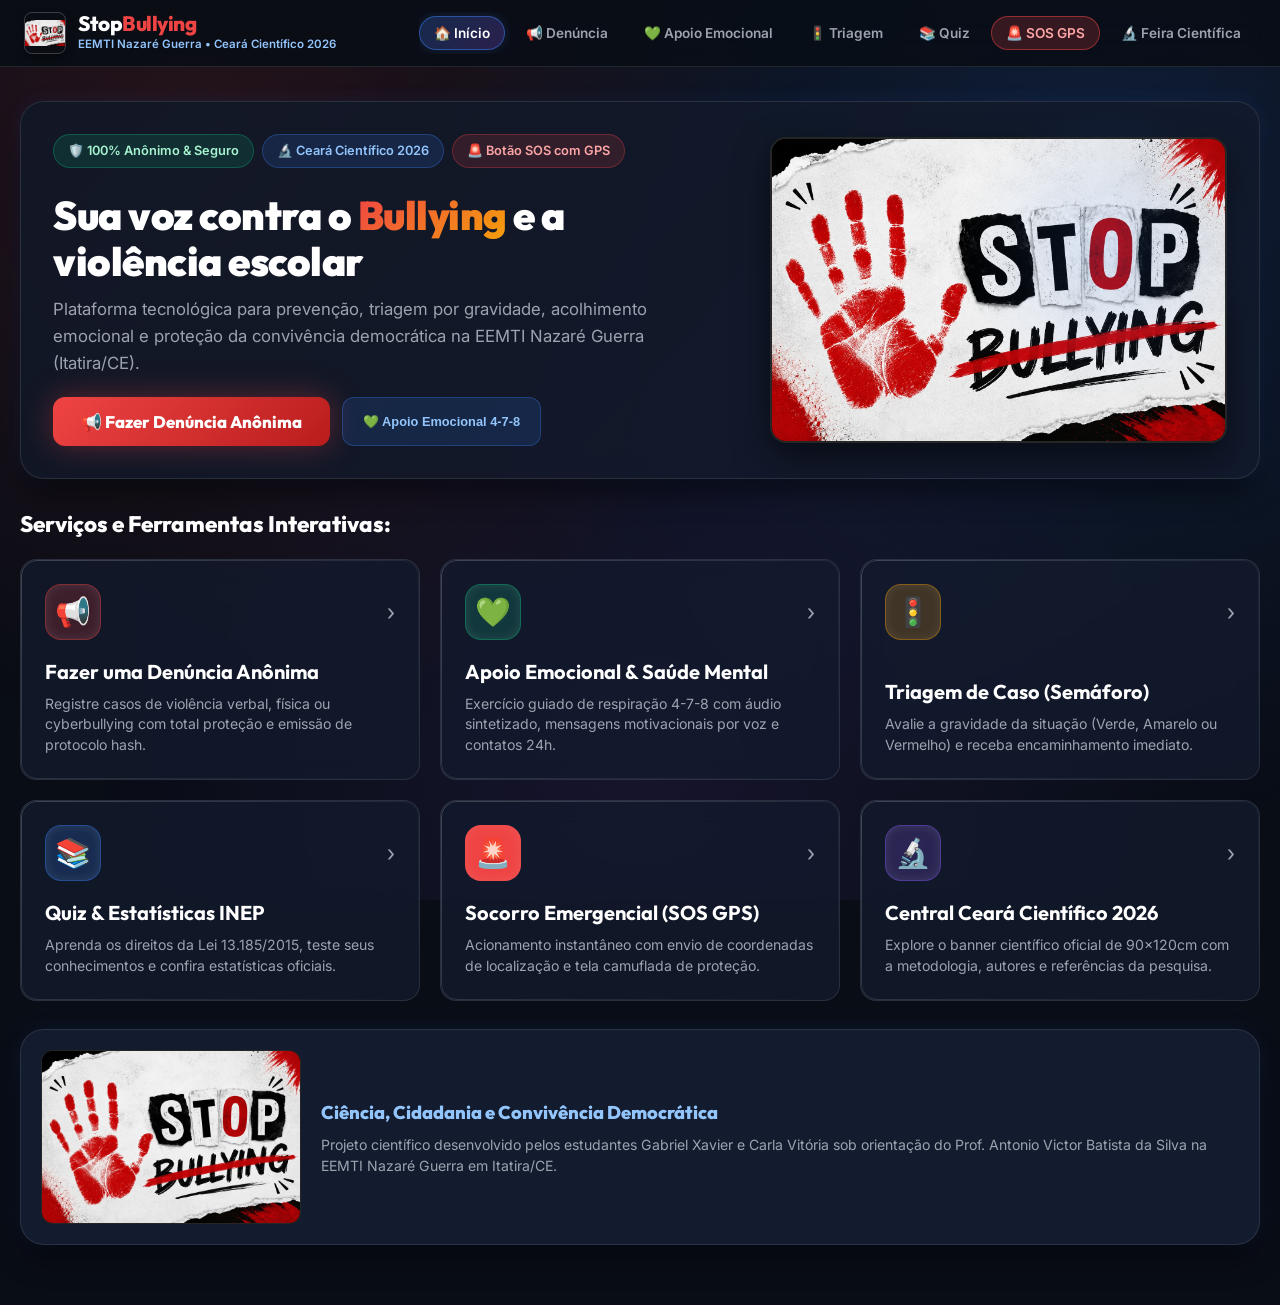
<file: index.html>
<!DOCTYPE html>
<html lang="pt-BR">

<head>
  <meta charset="UTF-8">
  <meta name="viewport" content="width=device-width, initial-scale=1.0">
  <title>StopBullying — EEMTI Nazaré Guerra | Ceará Científico 2026</title>

  <meta name="description"
    content="Plataforma PWA responsiva para denúncia anônima, apoio emocional, triagem por semáforo, quiz educativo e socorro emergencial com GPS. Projeto científico da EEMTI Nazaré Guerra (Itatira/CE).">
  <meta name="theme-color" content="#090d16">
  <link rel="manifest" href="manifest.json">
  <link rel="icon" type="image/jpeg" href="Stop Bullying.jpeg">

  <link rel="stylesheet" href="styles.css">
</head>

<body>

  <!-- GLOW BACKGROUND EFFECT -->
  <div class="bg-glow"></div>

  <!-- SITE GLASS NAVBAR (RESPONSIVA) -->
  <header class="site-navbar">
    <div class="navbar-container">
      <a href="#" class="brand-badge" data-target-view="home">
        <img src="Stop Bullying.jpeg" alt="Logo StopBullying">
        <div class="brand-text-group">
          <div class="brand-title">Stop<span>Bullying</span></div>
          <span class="brand-tag">EEMTI Nazaré Guerra • Ceará Científico 2026</span>
        </div>
      </a>

      <!-- MENU DE NAVEGAÇÃO ENTRE MÓDULOS -->
      <nav class="nav-menu">
        <button class="nav-link active" data-target-view="home">🏠 Início</button>
        <button class="nav-link" data-target-view="denuncia">📢 Denúncia</button>
        <button class="nav-link" data-target-view="apoio">💚 Apoio Emocional</button>
        <button class="nav-link" data-target-view="triagem">🚦 Triagem</button>
        <button class="nav-link" data-target-view="quiz">📚 Quiz</button>
        <button class="nav-link nav-link-sos" data-target-view="sos">🚨 SOS GPS</button>
        <button class="nav-link" data-target-view="ceara">🔬 Feira Científica</button>
      </nav>
    </div>
  </header>

  <!-- MAIN CONTAINER (LAYOUT FLUIDO RESPONSIVO) -->
  <main class="app-container">

    <!-- BANNER DE INSTALAÇÃO PWA DINÂMICO -->
    <div id="pwa-install-container" class="pwa-install-banner" style="display: none;">
      <div style="display: flex; align-items: center; gap: 10px;">
        <span style="font-size: 1.5rem;">📲</span>
        <div>
          <strong style="font-size: 0.95rem; color: #fff;">Instalar Aplicativo PWA StopBullying</strong>
          <p style="font-size: 0.8rem; color: #E3F2FD;">Adicione ao seu computador ou smartphone para usar offline
            durante a feira</p>
        </div>
      </div>
      <button id="btn-pwa-install" class="pwa-install-btn">Instalar Agora</button>
    </div>

    <!-- ==================================================== -->
    <!-- MÓDULO 1: HOMEPAGE / HERO SECTION & MENU GRID -->
    <!-- ==================================================== -->
    <section id="view-home" class="module-view active"
      style="background: transparent; border: none; padding: 0; box-shadow: none;">

      <!-- HERO BANNER SECTION -->
      <div class="hero-section">
        <div class="hero-grid">
          <div class="hero-content">
            <div class="hero-tags-row">
              <span class="hero-tag tag-green">🛡️ 100% Anônimo & Seguro</span>
              <span class="hero-tag">🔬 Ceará Científico 2026</span>
              <span class="hero-tag tag-red">🚨 Botão SOS com GPS</span>
            </div>
            <h1>Sua voz contra o <span>Bullying</span> e a violência escolar</h1>
            <p class="hero-subtitle">Plataforma tecnológica para prevenção, triagem por gravidade, acolhimento emocional
              e proteção da convivência democrática na EEMTI Nazaré Guerra (Itatira/CE).</p>

            <div style="display: flex; gap: 12px; flex-wrap: wrap;">
              <button class="primary-action-btn" style="width: auto; padding: 14px 28px;" data-target-view="denuncia">
                📢 Fazer Denúncia Anônima
              </button>
              <button class="speech-btn" style="padding: 14px 20px; font-weight: 700; border-radius: var(--radius-md);"
                data-target-view="apoio">
                💚 Apoio Emocional 4-7-8
              </button>
            </div>
          </div>

          <div class="hero-banner-box">
            <img src="Stop Bullying.jpeg" alt="Banner Oficial Stop Bullying" class="hero-banner-img">
          </div>
        </div>
      </div>

      <!-- CARDS DE MÓDULOS (GRID RESPONSIVO) -->
      <h2
        style="font-family: var(--font-display); font-size: 1.4rem; font-weight: 800; margin-bottom: 16px; color: #fff;">
        Serviços e Ferramentas Interativas:
      </h2>

      <div class="modules-grid">

        <a href="#" class="module-card-btn btn-red" data-target-view="denuncia">
          <div class="card-header-row">
            <div class="card-icon-box">📢</div>
            <span class="card-arrow">›</span>
          </div>
          <div class="card-body">
            <h3>Fazer uma Denúncia Anônima</h3>
            <p>Registre casos de violência verbal, física ou cyberbullying com total proteção e emissão de protocolo
              hash.</p>
          </div>
        </a>

        <a href="#" class="module-card-btn btn-green" data-target-view="apoio">
          <div class="card-header-row">
            <div class="card-icon-box">💚</div>
            <span class="card-arrow">›</span>
          </div>
          <div class="card-body">
            <h3>Apoio Emocional & Saúde Mental</h3>
            <p>Exercício guiado de respiração 4-7-8 com áudio sintetizado, mensagens motivacionais por voz e contatos
              24h.</p>
          </div>
        </a>

        <a href="#" class="module-card-btn btn-yellow" data-target-view="triagem">
          <div class="card-header-row">
            <div class="card-icon-box">🚦</div>
            <span class="card-arrow">›</span>
          </div>
          <div class="card-body">
            <h3>Triagem de Caso (Semáforo)</h3>
            <p>Avalie a gravidade da situação (Verde, Amarelo ou Vermelho) e receba encaminhamento imediato.</p>
          </div>
        </a>

        <a href="#" class="module-card-btn btn-blue" data-target-view="quiz">
          <div class="card-header-row">
            <div class="card-icon-box">📚</div>
            <span class="card-arrow">›</span>
          </div>
          <div class="card-body">
            <h3>Quiz & Estatísticas INEP</h3>
            <p>Aprenda os direitos da Lei 13.185/2015, teste seus conhecimentos e confira estatísticas oficiais.</p>
          </div>
        </a>

        <a href="#" class="module-card-btn btn-sos" data-target-view="sos">
          <div class="card-header-row">
            <div class="card-icon-box">🚨</div>
            <span class="card-arrow">›</span>
          </div>
          <div class="card-body">
            <h3>Socorro Emergencial (SOS GPS)</h3>
            <p>Acionamento instantâneo com envio de coordenadas de localização e tela camuflada de proteção.</p>
          </div>
        </a>

        <a href="#" class="module-card-btn btn-purple" data-target-view="ceara">
          <div class="card-header-row">
            <div class="card-icon-box">🔬</div>
            <span class="card-arrow">›</span>
          </div>
          <div class="card-body">
            <h3>Central Ceará Científico 2026</h3>
            <p>Explore o banner científico oficial de 90x120cm com a metodologia, autores e referências da pesquisa.</p>
          </div>
        </a>

      </div>

      <!-- CARD ILUSTRATIVO DESTAQUE (Stop Bullying.jpeg - 1536x1024 - 1.5:1 Landscape) -->
      <div class="landscape-about-card">
        <div class="landscape-img-box">
          <img src="Stop Bullying.jpeg" alt="Marca Oficial StopBullying" class="landscape-brand-img">
        </div>
        <div class="landscape-about-text">
          <h4>Ciência, Cidadania e Convivência Democrática</h4>
          <p>Projeto científico desenvolvido pelos estudantes Gabriel Xavier e Carla Vitória sob orientação do Prof.
            Antonio Victor Batista da Silva na EEMTI Nazaré Guerra em Itatira/CE.</p>
        </div>
      </div>
    </section>

    <!-- ==================================================== -->
    <!-- MÓDULO 2: DENÚNCIA ANÔNIMA -->
    <!-- ==================================================== -->
    <section id="view-denuncia" class="module-view">
      <div class="view-header-bar">
        <div class="view-title-group">
          <button class="back-btn" data-target-view="home">←</button>
          <div>
            <h2>Denúncia Anônima</h2>
            <p>Sua identidade está 100% protegida com encriptação e hash de protocolo</p>
          </div>
        </div>
        <span class="hero-tag tag-green">🔒 Conexão Criptografada</span>
      </div>

      <div class="privacy-notice-box">
        <span style="font-size: 1.4rem;">🔒</span>
        <div>
          <strong>Garantia de Anonimato Absoluto:</strong>
          <p style="font-size: 0.8rem; color: #A7F3D0;">Nenhum dado pessoal, e-mail, IP ou identificador de dispositivo
            é armazenado neste formulário.</p>
        </div>
      </div>

      <div id="denuncia-form-container">
        <form id="form-denuncia-anonima">
          <div class="form-grid">
            <div class="form-group">
              <label class="form-label" for="denuncia-tipo">Tipo de Violência</label>
              <select id="denuncia-tipo" class="form-select" required>
                <option value="">Selecionar tipo...</option>
                <option value="Verbal">Verbal (Xingamentos, piadas, ofensas)</option>
                <option value="Física">Física (Empurrões, agressões, danos a objetos)</option>
                <option value="Psicológica">Psicológica / Moral (Ameaças, chantagem)</option>
                <option value="Cyberbullying">Cyberbullying (Redes sociais, grupos de mensagens)</option>
                <option value="Social">Social / Relacional (Exclusão forçada, fofocas)</option>
              </select>
            </div>

            <div class="form-group">
              <label class="form-label" for="denuncia-local">Onde Aconteceu?</label>
              <select id="denuncia-local" class="form-select" required>
                <option value="">Selecionar local na escola...</option>
                <option value="Sala de Aula">Sala de Aula</option>
                <option value="Pátio/Recreio">Pátio / Área de Convivência</option>
                <option value="Corredor/Escada">Corredor ou Escadaria</option>
                <option value="Banheiro">Banheiro Escolar</option>
                <option value="Transporte Escolar">Transporte Escolar (Ônibus)</option>
                <option value="Entorno da Escola">Entorno / Portão da Escola</option>
                <option value="Redes Sociais">Redes Sociais / WhatsApp</option>
              </select>
            </div>

            <div class="form-group full-width">
              <label class="form-label" for="denuncia-descricao">Descreva a Situação com Detalhes</label>
              <textarea id="denuncia-descricao" class="form-textarea"
                placeholder="Relate o ocorrido com o máximo de detalhes sem incluir seu nome..." required></textarea>
            </div>

            <div class="form-group full-width">
              <label class="form-label" for="denuncia-link">Link ou Evidência Digital (Opcional)</label>
              <input type="url" id="denuncia-link" class="form-input"
                placeholder="https://instagram.com/post_ou_prints_mensagens">
            </div>

            <!-- SEÇÃO DE ANEXO DE MÍDIAS (FOTO, VÍDEO E ÁUDIO ATÉ 60S) -->
            <div class="form-group full-width">
              <label class="form-label">📎 Anexar Mídias e Provas (Opcional - Áudio e Vídeo de até 60s)</label>
              
              <div class="media-selector-tabs">
                <button type="button" class="media-tab-btn active" data-media-type="foto">📷 Foto</button>
                <button type="button" class="media-tab-btn" data-media-type="video">🎥 Vídeo (máx 60s)</button>
                <button type="button" class="media-tab-btn" data-media-type="audio">🎙️ Áudio (máx 60s)</button>
              </div>

              <!-- CONTÊINER DE FOTO -->
              <div class="media-input-box" id="media-box-foto">
                <input type="file" id="input-media-foto" accept="image/*" class="form-input-file" style="display:none;">
                <label for="input-media-foto" class="media-upload-dropzone">
                  <span class="dropzone-icon">🖼️</span>
                  <span>Clique para selecionar uma foto ou imagem</span>
                  <small style="color: var(--text-muted);">Formatos: JPG, PNG, WEBP</small>
                </label>
              </div>

              <!-- CONTÊINER DE VÍDEO -->
              <div class="media-input-box" id="media-box-video" style="display:none;">
                <input type="file" id="input-media-video" accept="video/mp4,video/webm,video/ogg,video/quicktime,video/*" class="form-input-file" style="display:none;">
                <label for="input-media-video" class="media-upload-dropzone">
                  <span class="dropzone-icon">🎬</span>
                  <span>Clique para selecionar um vídeo (Duração máxima: 60 segundos)</span>
                  <small style="color: var(--text-muted);">Formatos: MP4, WEBM, MOV (Verificação de tempo de vídeo automática)</small>
                </label>
              </div>

              <!-- CONTÊINER DE ÁUDIO -->
              <div class="media-input-box" id="media-box-audio" style="display:none;">
                <div class="audio-action-row">
                  <button type="button" id="btn-start-audio-record" class="audio-record-btn">
                    <span class="record-dot"></span> 🎙️ Gravar Áudio pelo Microfone (máx 60s)
                  </button>
                  <span style="color: var(--text-muted); font-size: 0.85rem;">ou</span>
                  <label for="input-media-audio" class="speech-btn" style="cursor:pointer; display:inline-flex; align-items:center; gap:6px; padding: 10px 16px;">
                    📁 Carregar Arquivo de Áudio
                  </label>
                  <input type="file" id="input-media-audio" accept="audio/*" class="form-input-file" style="display:none;">
                </div>

                <!-- PAINEL DE GRAVAÇÃO ATIVA -->
                <div id="audio-recording-panel" class="audio-recording-panel" style="display:none;">
                  <div class="recording-status-badge">
                    <span class="recording-pulse"></span>
                    <span id="recording-status-text">Gravando áudio com microfone...</span>
                  </div>
                  <div id="recording-timer" class="recording-timer-text">00:00 / 01:00</div>
                  <div class="recording-progress-bar"><div id="recording-progress-fill" class="recording-progress-fill"></div></div>
                  <div style="display: flex; gap: 10px; justify-content: center; margin-top: 12px;">
                    <button type="button" id="btn-stop-audio-record" class="speech-btn" style="background: #EF4444; border-color: #EF4444; color: #fff; font-weight:800;">⏹️ Parar e Anexar</button>
                    <button type="button" id="btn-cancel-audio-record" class="speech-btn" style="background: rgba(255,255,255,0.1); font-weight:700;">✖ Cancelar</button>
                  </div>
                </div>
              </div>

              <!-- PREVIEW DA MÍDIA SELECIONADA OU GRAVADA -->
              <div id="media-preview-container" class="media-preview-container" style="display:none;">
                <div class="preview-header">
                  <span id="preview-title-badge" class="hero-tag tag-green">📷 Foto Selecionada</span>
                  <button type="button" id="btn-remover-midia" class="speech-btn" style="background: rgba(239, 68, 68, 0.2); border-color: rgba(239, 68, 68, 0.4); color: #FCA5A5; padding: 4px 12px; font-size: 0.8rem; font-weight: 700;">🗑️ Remover Mídia</button>
                </div>
                <div id="media-preview-body" class="preview-body"></div>
              </div>

              <!-- MENSAGEM DE ERRO DE DURAÇÃO/FORMATO -->
              <div id="media-error-message" class="media-error-message" style="display:none;"></div>
            </div>
          </div>

          <button type="submit" class="primary-action-btn" style="margin-top: 10px;">
            📢 ENVIAR DENÚNCIA ANÔNIMA E GERAR PROTOCOLO
          </button>
        </form>
      </div>

      <!-- CONFIRMAÇÃO DE ENVIO COM PROTOCOLO -->
      <div id="denuncia-sucesso-container" style="display: none; text-align: center; padding: 24px 0;">
        <div style="font-size: 3.5rem; margin-bottom: 12px;">✅</div>
        <h3 style="color: #10B981; font-family: var(--font-display); font-weight: 800; font-size: 1.6rem;">Denúncia
          Registrada com Sucesso!</h3>
        <p style="font-size: 0.95rem; color: #CFD8DC; margin: 10px 0;">Guarde o seu código de protocolo para
          acompanhamento anônimo:</p>

        <div
          style="background: rgba(9, 13, 22, 0.9); border: 2px dashed #10B981; padding: 20px; border-radius: var(--radius-lg); margin: 20px auto; max-width: 500px;">
          <span style="font-size: 0.8rem; color: #9CA3AF;">PROTOCOLO DE ACOMPANHAMENTO</span>
          <div id="protocolo-gerado-hash"
            style="font-family: monospace; font-size: 2rem; font-weight: 900; color: #F59E0B; letter-spacing: 3px; margin: 6px 0;">
            STP-89F2A</div>
          <span id="protocolo-modo-envio" style="font-size: 0.8rem; color: #A7F3D0;">🟢 Registrado no Banco de Dados
            Supabase</span>
        </div>

        <div style="display: flex; gap: 12px; justify-content: center; flex-wrap: wrap; margin-bottom: 24px;">
          <button id="btn-copiar-protocolo" class="speech-btn"
            style="background: #10B981; border-color: #10B981; color: #090d16; font-weight: 800; padding: 10px 20px;">📋
            Copiar Código</button>
          <button id="btn-baixar-comprovante" class="speech-btn"
            style="background: #3B82F6; border-color: #3B82F6; color: #fff; font-weight: 800; padding: 10px 20px;">📥
            Baixar Comprovante (.txt)</button>
        </div>

        <button class="primary-action-btn" style="background: var(--blue-scientific); max-width: 300px; margin: 0 auto;"
          data-target-view="home">Voltar ao Menu Principal</button>
      </div>
    </section>

    <!-- ==================================================== -->
    <!-- MÓDULO 3: TRIAGEM DE CASO (SEMÁFORO) -->
    <!-- ==================================================== -->
    <section id="view-triagem" class="module-view">
      <div class="view-header-bar">
        <div class="view-title-group">
          <button class="back-btn" data-target-view="home">←</button>
          <div>
            <h2>Triagem de Caso (Semáforo)</h2>
            <p>Classificação por nível de risco e recomendação de ação imediata</p>
          </div>
        </div>
      </div>

      <p style="font-size: 0.95rem; color: #CFD8DC; margin-bottom: 20px;">Selecione o cartão que melhor reflete a
        situação para ver o protocolo recomendado pela coordenação escolar:</p>

      <div class="semaforo-grid">

        <div class="semaforo-card sc-verde" data-nivel="verde">
          <div class="sc-dot-row">
            <strong style="color: #10B981; font-size: 1.1rem;">🟢 Caso Leve / Pontual</strong>
            <div class="sc-dot"></div>
          </div>
          <p style="font-size: 0.88rem; color: #CFD8DC;">Atrito esporádico ou desentendimento pontual sem agressão
            física nem intimidação sistemática.</p>
          <span style="font-size: 0.8rem; color: #10B981; font-weight: 700;">Clique para ver instrução ›</span>
        </div>

        <div class="semaforo-card sc-amarelo" data-nivel="amarelo">
          <div class="sc-dot-row">
            <strong style="color: #F59E0B; font-size: 1.1rem;">🟡 Caso Recorrente / Sistemático</strong>
            <div class="sc-dot"></div>
          </div>
          <p style="font-size: 0.88rem; color: #CFD8DC;">Humilhações frequentes, apelidos pejorativos, exclusão forçada
            ou cyberbullying repetido.</p>
          <span style="font-size: 0.8rem; color: #F59E0B; font-weight: 700;">Clique para ver instrução ›</span>
        </div>

        <div class="semaforo-card sc-vermelho" data-nivel="vermelho">
          <div class="sc-dot-row">
            <strong style="color: #EF4444; font-size: 1.1rem;">🔴 Caso Grave / Ameaça Física</strong>
            <div class="sc-dot"></div>
          </div>
          <p style="font-size: 0.88rem; color: #CFD8DC;">Agressão física, chantagem, extorsão ou ameaças graves com
            risco direto à integridade do aluno.</p>
          <span style="font-size: 0.8rem; color: #EF4444; font-weight: 700;">Clique para ver instrução ›</span>
        </div>

      </div>

      <div id="triagem-resultado"></div>
    </section>

    <!-- ==================================================== -->
    <!-- MÓDULO 4: APOIO EMOCIONAL & RESPIRAÇÃO GUIADA -->
    <!-- ==================================================== -->
    <section id="view-apoio" class="module-view">
      <div class="view-header-bar">
        <div class="view-title-group">
          <button class="back-btn" data-target-view="home">←</button>
          <div>
            <h2>Apoio Emocional & Saúde Mental</h2>
            <p>Espaço de acolhimento, respiração antiestresse e ajuda profissional</p>
          </div>
        </div>
      </div>

      <div class="apoio-layout-grid">

        <!-- COLUNA 1: RESPIRAÇÃO GUIADA 4-7-8 -->
        <div class="breath-widget">
          <h3 style="font-size: 1.1rem; color: #93C5FD; font-weight: 800;">Exercício de Respiração Guiada (4-7-8)</h3>
          <p style="font-size: 0.85rem; color: #CFD8DC; margin-top: 4px;">Técnica cientificamente comprovada para
            reduzir a ansiedade e acalmar o sistema nervoso.</p>

          <div class="breath-circle" id="breath-circle-element">Respira</div>

          <span id="breath-state-label"
            style="font-size: 0.95rem; font-weight: 800; color: #F59E0B; margin-bottom: 16px;">Pronto para
            começar</span>

          <div style="display: flex; gap: 10px; width: 100%;">
            <button id="btn-start-breath" class="primary-action-btn"
              style="background: var(--blue-scientific); flex: 1;">▶️ Iniciar Respiração</button>
            <button id="btn-toggle-breath-sound" class="speech-btn" style="padding: 0 16px; font-weight: 700;">🔊 Som:
              LIGADO</button>
          </div>
        </div>

        <!-- COLUNA 2: MENSAGENS MOTIVACIONAIS E CANAIS 24H -->
        <div style="display: flex; flex-direction: column; gap: 16px;">

          <!-- CARD MOTIVACIONAL COM VOZ -->
          <div
            style="background: rgba(16, 185, 129, 0.12); border: 1px solid rgba(16, 185, 129, 0.3); border-radius: var(--radius-lg); padding: 24px; text-align: center;">
            <span style="font-size: 2.2rem;">💬</span>
            <p id="frase-motivacional-texto"
              style="font-size: 1rem; font-style: italic; color: #A7F3D0; margin: 12px 0;">"Você é forte e merece
              respeito. Pedir ajuda é um ato de coragem."</p>

            <div style="display: flex; gap: 10px; justify-content: center; margin-top: 14px;">
              <button id="btn-nova-frase"
                style="background: transparent; border: 1px solid #10B981; color: #10B981; padding: 6px 16px; border-radius: 20px; font-size: 0.85rem; cursor: pointer; font-weight: 700;">✨
                Nova Mensagem</button>
              <button id="btn-ler-frase-voz" class="speech-btn">🔊 Ouvir Mensagem por Voz</button>
            </div>
          </div>

          <!-- CONTATOS DE EMERGÊNCIA NACIONAL -->
          <div
            style="background: var(--bg-card); border: 1px solid var(--border-glass); border-radius: var(--radius-lg); padding: 20px;">
            <h4
              style="font-size: 0.85rem; text-transform: uppercase; color: var(--text-muted); margin-bottom: 12px; letter-spacing: 0.5px;">
              Canais Gratuitos e Anônimos 24h:</h4>

            <a href="tel:188"
              style="display: flex; align-items: center; justify-content: space-between; background: rgba(9, 13, 22, 0.8); border: 1px solid var(--border-glass); padding: 14px 18px; border-radius: var(--radius-md); color: #fff; text-decoration: none; margin-bottom: 10px; transition: border-color 0.2s;">
              <div>
                <strong>📞 CVV — Centro de Valorização da Vida</strong>
                <p style="font-size: 0.78rem; color: #9CA3AF;">Apoio emocional e prevenção ao suicídio</p>
              </div>
              <strong style="color: #10B981; font-size: 1.05rem;">Ligar 188</strong>
            </a>

            <a href="tel:100"
              style="display: flex; align-items: center; justify-content: space-between; background: rgba(9, 13, 22, 0.8); border: 1px solid var(--border-glass); padding: 14px 18px; border-radius: var(--radius-md); color: #fff; text-decoration: none; transition: border-color 0.2s;">
              <div>
                <strong>🛡️ Disque Direitos Humanos</strong>
                <p style="font-size: 0.78rem; color: #9CA3AF;">Denúncias de violações de direitos de crianças e
                  adolescentes</p>
              </div>
              <strong style="color: #3B82F6; font-size: 1.05rem;">Ligar 100</strong>
            </a>
          </div>

        </div>

      </div>
    </section>

    <!-- ==================================================== -->
    <!-- MÓDULO 5: QUIZ EDUCATIVO & ESTATÍSTICAS -->
    <!-- ==================================================== -->
    <section id="view-quiz" class="module-view">
      <div class="view-header-bar">
        <div class="view-title-group">
          <button class="back-btn" data-target-view="home">←</button>
          <div>
            <h2>Quiz Interativo & Estatísticas INEP</h2>
            <p>Conhecimento sobre a Lei 13.185/2015 e Convivência Democrática</p>
          </div>
        </div>
      </div>

      <div id="quiz-container"></div>

      <!-- CARD ESTATÍSTICO INEP -->
      <div
        style="background: var(--bg-card); border: 1px solid var(--border-glass); border-radius: var(--radius-lg); padding: 20px; margin-top: 24px;">
        <h4 style="font-size: 1rem; color: #93C5FD; margin-bottom: 8px;">📈 Dados Oficiais do INEP (Censo Escolar)</h4>
        <div
          style="background: rgba(239, 68, 68, 0.15); border-left: 4px solid var(--red-primary); padding: 12px 16px; border-radius: var(--radius-sm); font-size: 0.9rem; color: #CFD8DC;">
          <strong>Mais de 28% dos estudantes brasileiros</strong> relatam já ter sofrido algum tipo de intimidação
          sistemática (bullying) nas escolas. O aplicativo StopBullying visa reduzir drasticamente a subnotificação
          através do canal anônimo.
        </div>
      </div>
    </section>

    <!-- ==================================================== -->
    <!-- MÓDULO 6: SOCORRO EMERGÊNCIAL SOS & GPS -->
    <!-- ==================================================== -->
    <section id="view-sos" class="module-view">
      <div class="view-header-bar">
        <div class="view-title-group">
          <button class="back-btn" data-target-view="home">←</button>
          <div>
            <h2>Socorro Emergencial (SOS GPS)</h2>
            <p>Disparo instantâneo com envio de coordenadas exatas à coordenação</p>
          </div>
        </div>
      </div>

      <div style="text-align: center; padding: 20px 0;">
        <button id="btn-trigger-sos" class="primary-action-btn"
          style="height: 140px; border-radius: 50%; width: 140px; margin: 0 auto; font-size: 1.8rem; background: radial-gradient(circle, #EF4444, #B91C1C); animation: pulse 1.5s infinite; border: 4px solid #fff; flex-direction: column;">
          🚨<br><span style="font-size: 0.9rem; font-weight: 900;">SOCORRO SOS</span>
        </button>
        <p
          style="font-size: 0.85rem; color: var(--text-muted); margin-top: 16px; max-width: 500px; margin-left: auto; margin-right: auto;">
          Toque no botão vermelho acima em situação de risco imediato para transmitir sua localização GPS e alertar a
          equipe escolar.
        </p>
      </div>

      <div id="sos-status-box" style="display: none; margin-top: 20px;"></div>

      <!-- TELA DE CAMUFLAGEM -->
      <div style="margin-top: 32px; border-top: 1px solid var(--border-glass); padding-top: 20px; text-align: center;">
        <button id="btn-camuflagem-toggle" class="primary-action-btn"
          style="background: #374151; font-size: 0.9rem; max-width: 400px; margin: 0 auto;">
          🎮 Ativar Tela Discreta (Jogo Pac-Man Camuflado)
        </button>
        <p style="font-size: 0.78rem; color: var(--text-muted); margin-top: 8px;">
          Transforma instantaneamente o app em um joguinho retrô de Pac-Man funcional caso você precise de privacidade.
        </p>
      </div>
    </section>

    <!-- ==================================================== -->
    <!-- MÓDULO 7: CENTRAL CEARÁ CIENTÍFICO 2026 -->
    <!-- ==================================================== -->
    <section id="view-ceara" class="module-view">
      <div class="view-header-bar">
        <div class="view-title-group">
          <button class="back-btn" data-target-view="home">←</button>
          <div>
            <h2>Central Ceará Científico 2026</h2>
            <p>EEMTI Nazaré Guerra — Itatira/CE</p>
          </div>
        </div>
      </div>

      <div class="ceara-grid">
        <!-- COLUNA ESQUERDA: CARTAZ VERTICAL DA FEIRA (Stop Bullying 3.jpeg - 1024x1536) -->
        <div class="vertical-poster-box">
          <div class="poster-badge">📜 Banner Oficial (90 x 120 cm)</div>
          <img src="Stop Bullying 3.jpeg" alt="Cartaz Científico Vertical StopBullying" class="vertical-poster-img">
        </div>

        <!-- COLUNA DIREITA: VISUALIZADOR INTERATIVO -->
        <div>
          <p style="font-size: 0.9rem; color: #CFD8DC; margin-bottom: 14px;">
            Visualizador interativo do Banner Oficial da Feira Científica (90 × 120 cm):
          </p>
          <iframe src="banner_stopbullying_ceara_cientifico_2026.html" class="banner-viewer-iframe"></iframe>
        </div>
      </div>
    </section>

  </main>

  <!-- ==================================================== -->
  <!-- MODAL CAMUFLAGEM (PAC-MAN RETRO DISCRETO) -->
  <!-- ==================================================== -->
  <div id="modal-camuflagem" class="camouflaged-modal">
    <div class="pacman-container">
      <div class="pacman-header">
        <div
          style="font-family: var(--font-display); font-weight: 800; color: #F59E0B; font-size: 1.15rem; display: flex; align-items: center; gap: 6px;">
          👾 <span>PAC-MAN ARCADE</span>
        </div>
        <div class="pacman-score-board">
          <span>SCORE: <strong id="pacman-score" style="color: #10B981;">0000</strong></span>
          <span id="pacman-lives">💛💛💛</span>
        </div>
      </div>

      <!-- CANVAS DO JOGO PAC-MAN -->
      <canvas id="pacman-canvas" width="360" height="360"></canvas>

      <!-- CONTROLES D-PAD PARA TOUCH/MOBILE -->
      <div class="pacman-dpad">
        <button class="dpad-btn btn-up" id="btn-pac-up">▲</button>
        <div class="dpad-row">
          <button class="dpad-btn btn-left" id="btn-pac-left">◀</button>
          <button class="dpad-btn btn-down" id="btn-pac-down">▼</button>
          <button class="dpad-btn btn-right" id="btn-pac-right">▶</button>
        </div>
      </div>

      <button id="btn-exit-camouflage" class="primary-action-btn"
        style="background: #374151; max-width: 200px; margin-top: 14px; font-size: 0.85rem;">
        🚪 Sair
      </button>
    </div>
  </div>

  <!-- SCRIPTS DA APLICAÇÃO -->
  <script src="supabase_client.js"></script>
  <script src="app.js"></script>
</body>

</html>
</file>
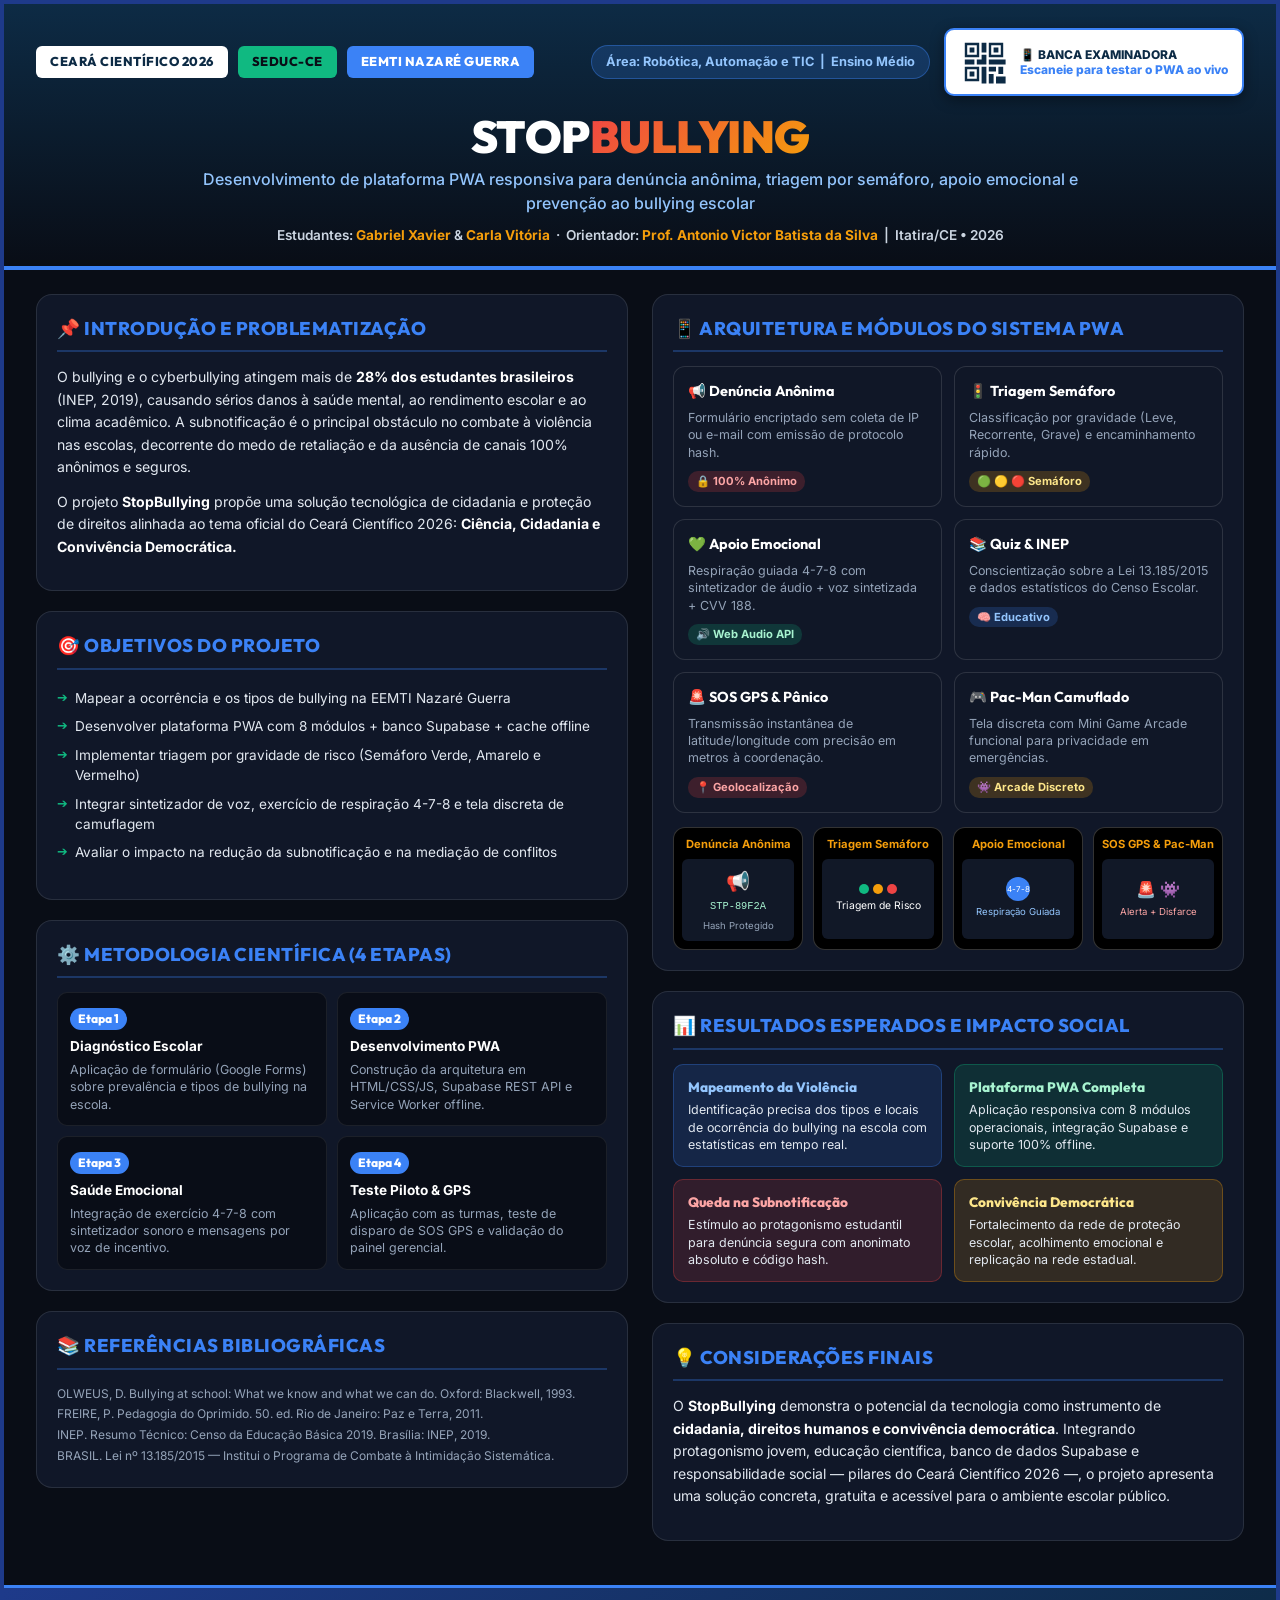
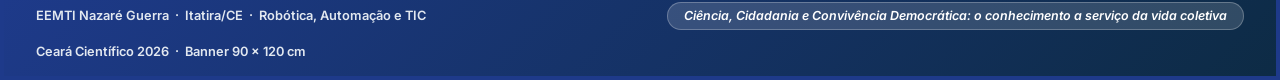
<file: banner_stopbullying_ceara_cientifico_2026.html>
<!DOCTYPE html>
<html lang="pt-BR">
<head>
  <meta charset="UTF-8">
  <meta name="viewport" content="width=device-width, initial-scale=1.0">
  <title>Banner Científico Oficial 90x120cm — StopBullying | Ceará Científico 2026</title>
  
  <link rel="stylesheet" href="https://fonts.googleapis.com/css2?family=Inter:wght@400;500;600;700&family=Outfit:wght@500;700;800;900&display=swap">

  <style>
    * {
      box-sizing: border-box;
      margin: 0;
      padding: 0;
    }

    body {
      background: #090d16;
      color: #F9FAFB;
      font-family: 'Inter', system-ui, -apple-system, sans-serif;
      line-height: 1.5;
      padding: 0;
      margin: 0;
      overflow-x: hidden;
    }

    .banner-container {
      width: 100%;
      background: #090d16;
      border: 4px solid #1E3A8A;
      box-shadow: 0 0 50px rgba(59, 130, 246, 0.2);
    }

    /* HEADER OFICIAL DO BANNER (90x120cm) */
    .banner-header {
      background: linear-gradient(180deg, #0D2B45 0%, #090d16 100%);
      padding: 24px 32px 20px;
      border-bottom: 4px solid #3B82F6;
      position: relative;
    }

    .header-top-row {
      display: flex;
      justify-content: space-between;
      align-items: center;
      margin-bottom: 16px;
      flex-wrap: wrap;
      gap: 12px;
    }

    .badges-group {
      display: flex;
      align-items: center;
      gap: 10px;
      flex-wrap: wrap;
    }

    .badge-item {
      background: #ffffff;
      color: #0D2B45;
      font-family: 'Outfit', sans-serif;
      font-weight: 800;
      font-size: 0.8rem;
      padding: 6px 14px;
      border-radius: 6px;
      letter-spacing: 0.5px;
    }

    .badge-item.green {
      background: #10B981;
      color: #090d16;
    }

    .badge-item.blue {
      background: #3B82F6;
      color: #ffffff;
    }

    .event-info-tag {
      background: rgba(59, 130, 246, 0.2);
      border: 1px solid rgba(59, 130, 246, 0.4);
      color: #93C5FD;
      padding: 6px 14px;
      border-radius: 20px;
      font-size: 0.8rem;
      font-weight: 700;
    }

    .qr-banca-box {
      display: flex;
      align-items: center;
      gap: 12px;
      background: #ffffff;
      padding: 8px 14px;
      border-radius: 10px;
      border: 2.5px solid #3B82F6;
      box-shadow: 0 4px 14px rgba(0, 0, 0, 0.4);
    }

    .qr-banca-box svg {
      width: 48px;
      height: 48px;
    }

    .qr-banca-text {
      font-size: 0.75rem;
      color: #0D2B45;
      font-weight: 800;
      line-height: 1.25;
    }

    .title-block {
      text-align: center;
      margin-top: 6px;
    }

    .main-title {
      font-family: 'Outfit', sans-serif;
      font-size: 2.8rem;
      font-weight: 900;
      color: #ffffff;
      letter-spacing: -0.5px;
      line-height: 1.1;
      text-transform: uppercase;
    }

    .main-title span {
      background: linear-gradient(135deg, #EF4444, #F59E0B);
      -webkit-background-clip: text;
      -webkit-text-fill-color: transparent;
    }

    .banner-subtitle {
      font-size: 1rem;
      color: #93C5FD;
      margin-top: 6px;
      font-weight: 500;
      max-width: 900px;
      margin-left: auto;
      margin-right: auto;
    }

    .authors-bar {
      font-size: 0.85rem;
      color: #CBD5E1;
      margin-top: 10px;
      font-weight: 600;
    }

    .authors-bar strong {
      color: #F59E0B;
    }

    /* CORPO DO BANNER (GRID 2 COLUNAS IGUAIS) */
    .banner-body {
      display: grid;
      grid-template-columns: 1fr 1fr;
      gap: 24px;
      padding: 24px 32px;
    }

    .section-card {
      background: rgba(19, 27, 46, 0.8);
      border: 1px solid rgba(255, 255, 255, 0.1);
      border-radius: 16px;
      padding: 20px;
      margin-bottom: 20px;
    }

    .section-title {
      font-family: 'Outfit', sans-serif;
      font-size: 1.15rem;
      font-weight: 800;
      color: #3B82F6;
      text-transform: uppercase;
      letter-spacing: 0.5px;
      border-bottom: 2px solid rgba(59, 130, 246, 0.3);
      padding-bottom: 8px;
      margin-bottom: 14px;
      display: flex;
      align-items: center;
      gap: 8px;
    }

    .text-block {
      font-size: 0.88rem;
      color: #E2E8F0;
      line-height: 1.6;
      margin-bottom: 12px;
    }

    .text-block strong {
      color: #ffffff;
    }

    .obj-list {
      list-style: none;
      margin-bottom: 12px;
    }

    .obj-list li {
      font-size: 0.85rem;
      color: #E2E8F0;
      padding: 4px 0 4px 18px;
      line-height: 1.5;
      position: relative;
    }

    .obj-list li::before {
      content: "➔";
      position: absolute;
      left: 0;
      color: #10B981;
      font-size: 0.8rem;
    }

    .method-steps-grid {
      display: grid;
      grid-template-columns: 1fr 1fr;
      gap: 10px;
      margin-top: 10px;
    }

    .step-card {
      background: rgba(9, 13, 22, 0.9);
      border: 1px solid rgba(255, 255, 255, 0.08);
      border-radius: 10px;
      padding: 12px;
    }

    .step-num-badge {
      background: #3B82F6;
      color: #ffffff;
      font-family: 'Outfit', sans-serif;
      font-weight: 800;
      font-size: 0.75rem;
      padding: 2px 8px;
      border-radius: 12px;
      display: inline-block;
      margin-bottom: 6px;
    }

    .step-title {
      font-size: 0.85rem;
      font-weight: 700;
      color: #ffffff;
      margin-bottom: 4px;
    }

    .step-desc {
      font-size: 0.78rem;
      color: #94A3B8;
      line-height: 1.4;
    }

    /* SHOWCASE DAS TELAS DO SISTEMA (MÓDULOS) */
    .system-modules-grid {
      display: grid;
      grid-template-columns: repeat(2, 1fr);
      gap: 12px;
      margin-top: 10px;
    }

    .module-mini-card {
      background: rgba(17, 24, 39, 0.95);
      border: 1px solid rgba(255, 255, 255, 0.12);
      border-radius: 12px;
      padding: 14px;
      display: flex;
      flex-direction: column;
      gap: 6px;
    }

    .mc-header {
      display: flex;
      align-items: center;
      gap: 8px;
      font-family: 'Outfit', sans-serif;
      font-weight: 700;
      font-size: 0.9rem;
      color: #ffffff;
    }

    .mc-desc {
      font-size: 0.78rem;
      color: #94A3B8;
      line-height: 1.4;
    }

    .mc-tag {
      font-size: 0.7rem;
      font-weight: 700;
      padding: 2px 8px;
      border-radius: 10px;
      display: inline-block;
      align-self: flex-start;
      margin-top: 4px;
    }

    .mc-tag.red { background: rgba(239, 68, 68, 0.2); color: #FCA5A5; }
    .mc-tag.green { background: rgba(16, 185, 129, 0.2); color: #A7F3D0; }
    .mc-tag.yellow { background: rgba(245, 158, 11, 0.2); color: #FDE68A; }
    .mc-tag.blue { background: rgba(59, 130, 246, 0.2); color: #93C5FD; }

    /* MOCKUP VISUAL DAS TELAS */
    .screens-showcase-row {
      display: grid;
      grid-template-columns: repeat(4, 1fr);
      gap: 10px;
      margin-top: 14px;
    }

    .screen-mockup-box {
      background: #000;
      border: 1.5px solid rgba(255, 255, 255, 0.2);
      border-radius: 12px;
      padding: 8px;
      text-align: center;
    }

    .sm-title {
      font-size: 0.7rem;
      font-weight: 700;
      color: #F59E0B;
      margin-bottom: 6px;
    }

    .sm-inner {
      background: #111827;
      border-radius: 6px;
      padding: 8px;
      min-height: 80px;
      display: flex;
      flex-direction: column;
      align-items: center;
      justify-content: center;
      gap: 4px;
    }

    /* RESULTADOS ESPERADOS CARDS */
    .results-grid {
      display: grid;
      grid-template-columns: 1fr 1fr;
      gap: 12px;
      margin-top: 10px;
    }

    .result-item-card {
      border-radius: 10px;
      padding: 12px 14px;
      border: 1px solid rgba(255, 255, 255, 0.1);
    }

    .rc-blue { background: rgba(59, 130, 246, 0.15); border-color: rgba(59, 130, 246, 0.3); }
    .rc-green { background: rgba(16, 185, 129, 0.15); border-color: rgba(16, 185, 129, 0.3); }
    .rc-red { background: rgba(239, 68, 68, 0.15); border-color: rgba(239, 68, 68, 0.3); }
    .rc-amber { background: rgba(245, 158, 11, 0.15); border-color: rgba(245, 158, 11, 0.3); }

    .rc-head { font-family: 'Outfit', sans-serif; font-size: 0.85rem; font-weight: 800; margin-bottom: 4px; }
    .rc-blue .rc-head { color: #93C5FD; }
    .rc-green .rc-head { color: #A7F3D0; }
    .rc-red .rc-head { color: #FCA5A5; }
    .rc-amber .rc-head { color: #FDE68A; }

    .rc-text { font-size: 0.78rem; color: #E2E8F0; line-height: 1.4; }

    .ref-list {
      list-style: none;
    }

    .ref-list li {
      font-size: 0.75rem;
      color: #94A3B8;
      padding: 2px 0;
      line-height: 1.4;
    }

    /* FOOTER DO BANNER */
    .banner-footer {
      background: linear-gradient(135deg, #1E3A8A, #0D2B45);
      border-top: 3px solid #3B82F6;
      padding: 14px 32px;
      display: flex;
      justify-content: space-between;
      align-items: center;
      flex-wrap: wrap;
      gap: 12px;
    }

    .footer-text {
      font-size: 0.8rem;
      color: #E2E8F0;
      font-weight: 600;
    }

    .theme-slogan-tag {
      background: rgba(255, 255, 255, 0.15);
      border: 1px solid rgba(255, 255, 255, 0.25);
      color: #ffffff;
      padding: 4px 16px;
      border-radius: 20px;
      font-size: 0.78rem;
      font-style: italic;
      font-weight: 600;
    }

    @media (max-width: 900px) {
      .banner-body {
        grid-template-columns: 1fr;
      }
      .screens-showcase-row {
        grid-template-columns: repeat(2, 1fr);
      }
    }
  </style>
</head>
<body>

  <div class="banner-container">
    
    <!-- HEADER OFICIAL DO BANNER CIENTÍFICO -->
    <header class="banner-header">
      <div class="header-top-row">
        <div class="badges-group">
          <div class="badge-item">CEARÁ CIENTÍFICO 2026</div>
          <div class="badge-item green">SEDUC-CE</div>
          <div class="badge-item blue">EEMTI NAZARÉ GUERRA</div>
        </div>

        <div style="display: flex; align-items: center; gap: 14px;">
          <span class="event-info-tag">Área: Robótica, Automação e TIC &nbsp;|&nbsp; Ensino Médio</span>
          
          <div class="qr-banca-box">
            <svg viewBox="0 0 100 100" xmlns="http://www.w3.org/2000/svg">
              <rect width="100" height="100" fill="#ffffff" />
              <path d="M10 10h30v30H10zM15 15v20h20V15zM20 20h10v10H20zM60 10h30v30H60zM65 15v20h20V15zM70 20h10v10H70zM10 60h30v30H10zM15 65v20h20V65zM20 70h10v10H20zM45 10h10v20H45zM45 35h10v10H45zM10 45h20v10H10zM35 45h20v10H35zM60 45h35v10H60zM45 60h10v35H45zM60 60h15v10H60zM80 60h10v15H80zM60 75h10v20H60zM75 80h20v15H75z" fill="#0D2B45" />
            </svg>
            <div class="qr-banca-text">
              📱 BANCA EXAMINADORA<br>
              <span style="color: #3B82F6;">Escaneie para testar o PWA ao vivo</span>
            </div>
          </div>
        </div>
      </div>

      <div class="title-block">
        <h1 class="main-title">Stop<span>Bullying</span></h1>
        <p class="banner-subtitle">Desenvolvimento de plataforma PWA responsiva para denúncia anônima, triagem por semáforo, apoio emocional e prevenção ao bullying escolar</p>
        <div class="authors-bar">
          Estudantes: <strong>Gabriel Xavier</strong> &amp; <strong>Carla Vitória</strong> &nbsp;·&nbsp; Orientador: <strong>Prof. Antonio Victor Batista da Silva</strong> &nbsp;|&nbsp; Itatira/CE • 2026
        </div>
      </div>
    </header>

    <!-- CORPO DO BANNER (METODOLOGIA E SISTEMA) -->
    <div class="banner-body">
      
      <!-- COLUNA ESQUERDA: FUNDAMENTAÇÃO E METODOLOGIA -->
      <div>
        
        <!-- INTRODUÇÃO -->
        <div class="section-card">
          <h2 class="section-title">📌 Introdução e Problematização</h2>
          <p class="text-block">
            O bullying e o cyberbullying atingem mais de <strong>28% dos estudantes brasileiros</strong> (INEP, 2019), causando sérios danos à saúde mental, ao rendimento escolar e ao clima acadêmico. A subnotificação é o principal obstáculo no combate à violência nas escolas, decorrente do medo de retaliação e da ausência de canais 100% anônimos e seguros.
          </p>
          <p class="text-block">
            O projeto <strong>StopBullying</strong> propõe uma solução tecnológica de cidadania e proteção de direitos alinhada ao tema oficial do Ceará Científico 2026: <strong>Ciência, Cidadania e Convivência Democrática.</strong>
          </p>
        </div>

        <!-- OBJETIVOS -->
        <div class="section-card">
          <h2 class="section-title">🎯 Objetivos do Projeto</h2>
          <ul class="obj-list">
            <li>Mapear a ocorrência e os tipos de bullying na EEMTI Nazaré Guerra</li>
            <li>Desenvolver plataforma PWA com 8 módulos + banco Supabase + cache offline</li>
            <li>Implementar triagem por gravidade de risco (Semáforo Verde, Amarelo e Vermelho)</li>
            <li>Integrar sintetizador de voz, exercício de respiração 4-7-8 e tela discreta de camuflagem</li>
            <li>Avaliar o impacto na redução da subnotificação e na mediação de conflitos</li>
          </ul>
        </div>

        <!-- METODOLOGIA -->
        <div class="section-card">
          <h2 class="section-title">⚙️ Metodologia Científica (4 Etapas)</h2>
          <div class="method-steps-grid">
            <div class="step-card">
              <span class="step-num-badge">Etapa 1</span>
              <div class="step-title">Diagnóstico Escolar</div>
              <div class="step-desc">Aplicação de formulário (Google Forms) sobre prevalência e tipos de bullying na escola.</div>
            </div>

            <div class="step-card">
              <span class="step-num-badge">Etapa 2</span>
              <div class="step-title">Desenvolvimento PWA</div>
              <div class="step-desc">Construção da arquitetura em HTML/CSS/JS, Supabase REST API e Service Worker offline.</div>
            </div>

            <div class="step-card">
              <span class="step-num-badge">Etapa 3</span>
              <div class="step-title">Saúde Emocional</div>
              <div class="step-desc">Integração de exercício 4-7-8 com sintetizador sonoro e mensagens por voz de incentivo.</div>
            </div>

            <div class="step-card">
              <span class="step-num-badge">Etapa 4</span>
              <div class="step-title">Teste Piloto & GPS</div>
              <div class="step-desc">Aplicação com as turmas, teste de disparo de SOS GPS e validação do painel gerencial.</div>
            </div>
          </div>
        </div>

        <!-- REFERÊNCIAS -->
        <div class="section-card">
          <h2 class="section-title">📚 Referências Bibliográficas</h2>
          <ul class="ref-list">
            <li>OLWEUS, D. Bullying at school: What we know and what we can do. Oxford: Blackwell, 1993.</li>
            <li>FREIRE, P. Pedagogia do Oprimido. 50. ed. Rio de Janeiro: Paz e Terra, 2011.</li>
            <li>INEP. Resumo Técnico: Censo da Educação Básica 2019. Brasília: INEP, 2019.</li>
            <li>BRASIL. Lei nº 13.185/2015 — Institui o Programa de Combate à Intimidação Sistemática.</li>
          </ul>
        </div>

      </div>

      <!-- COLUNA DIREITA: MÓDULOS E TELAS DO SISTEMA -->
      <div>
        
        <!-- MÓDULOS DO SISTEMA -->
        <div class="section-card">
          <h2 class="section-title">📱 Arquitetura e Módulos do Sistema PWA</h2>
          
          <div class="system-modules-grid">
            <div class="module-mini-card">
              <div class="mc-header">📢 Denúncia Anônima</div>
              <div class="mc-desc">Formulário encriptado sem coleta de IP ou e-mail com emissão de protocolo hash.</div>
              <span class="mc-tag red">🔒 100% Anônimo</span>
            </div>

            <div class="module-mini-card">
              <div class="mc-header">🚦 Triagem Semáforo</div>
              <div class="mc-desc">Classificação por gravidade (Leve, Recorrente, Grave) e encaminhamento rápido.</div>
              <span class="mc-tag yellow">🟢 🟡 🔴 Semáforo</span>
            </div>

            <div class="module-mini-card">
              <div class="mc-header">💚 Apoio Emocional</div>
              <div class="mc-desc">Respiração guiada 4-7-8 com sintetizador de áudio + voz sintetizada + CVV 188.</div>
              <span class="mc-tag green">🔊 Web Audio API</span>
            </div>

            <div class="module-mini-card">
              <div class="mc-header">📚 Quiz &amp; INEP</div>
              <div class="mc-desc">Conscientização sobre a Lei 13.185/2015 e dados estatísticos do Censo Escolar.</div>
              <span class="mc-tag blue">🧠 Educativo</span>
            </div>

            <div class="module-mini-card">
              <div class="mc-header">🚨 SOS GPS &amp; Pânico</div>
              <div class="mc-desc">Transmissão instantânea de latitude/longitude com precisão em metros à coordenação.</div>
              <span class="mc-tag red">📍 Geolocalização</span>
            </div>

            <div class="module-mini-card">
              <div class="mc-header">🎮 Pac-Man Camuflado</div>
              <div class="mc-desc">Tela discreta com Mini Game Arcade funcional para privacidade em emergências.</div>
              <span class="mc-tag yellow">👾 Arcade Discreto</span>
            </div>
          </div>

          <!-- SHOWCASE VISUAL DAS TELAS -->
          <div class="screens-showcase-row">
            <div class="screen-mockup-box">
              <div class="sm-title">Denúncia Anônima</div>
              <div class="sm-inner">
                <span style="font-size:1.2rem;">📢</span>
                <span style="font-size:0.65rem; color:#A7F3D0; font-family:monospace;">STP-89F2A</span>
                <span style="font-size:0.6rem; color:#94A3B8;">Hash Protegido</span>
              </div>
            </div>

            <div class="screen-mockup-box">
              <div class="sm-title">Triagem Semáforo</div>
              <div class="sm-inner">
                <div style="display:flex; gap:4px;">
                  <span style="width:10px;height:10px;border-radius:50%;background:#10B981;"></span>
                  <span style="width:10px;height:10px;border-radius:50%;background:#F59E0B;"></span>
                  <span style="width:10px;height:10px;border-radius:50%;background:#EF4444;"></span>
                </div>
                <span style="font-size:0.65rem; color:#FFF;">Triagem de Risco</span>
              </div>
            </div>

            <div class="screen-mockup-box">
              <div class="sm-title">Apoio Emocional</div>
              <div class="sm-inner">
                <div style="width:24px;height:24px;border-radius:50%;background:#3B82F6;display:flex;align-items:center;justify-content:center;font-size:8px;color:#fff;">4-7-8</div>
                <span style="font-size:0.6rem; color:#93C5FD;">Respiração Guiada</span>
              </div>
            </div>

            <div class="screen-mockup-box">
              <div class="sm-title">SOS GPS &amp; Pac-Man</div>
              <div class="sm-inner">
                <span style="font-size:1rem;">🚨 👾</span>
                <span style="font-size:0.6rem; color:#FCA5A5;">Alerta + Disfarce</span>
              </div>
            </div>
          </div>
        </div>

        <!-- RESULTADOS ESPERADOS -->
        <div class="section-card">
          <h2 class="section-title">📊 Resultados Esperados e Impacto Social</h2>
          
          <div class="results-grid">
            <div class="result-item-card rc-blue">
              <div class="rc-head">Mapeamento da Violência</div>
              <div class="rc-text">Identificação precisa dos tipos e locais de ocorrência do bullying na escola com estatísticas em tempo real.</div>
            </div>

            <div class="result-item-card rc-green">
              <div class="rc-head">Plataforma PWA Completa</div>
              <div class="rc-text">Aplicação responsiva com 8 módulos operacionais, integração Supabase e suporte 100% offline.</div>
            </div>

            <div class="result-item-card rc-red">
              <div class="rc-head">Queda na Subnotificação</div>
              <div class="rc-text">Estímulo ao protagonismo estudantil para denúncia segura com anonimato absoluto e código hash.</div>
            </div>

            <div class="result-item-card rc-amber">
              <div class="rc-head">Convivência Democrática</div>
              <div class="rc-text">Fortalecimento da rede de proteção escolar, acolhimento emocional e replicação na rede estadual.</div>
            </div>
          </div>
        </div>

        <!-- CONSIDERAÇÕES FINAIS -->
        <div class="section-card">
          <h2 class="section-title">💡 Considerações Finais</h2>
          <p class="text-block">
            O <strong>StopBullying</strong> demonstra o potencial da tecnologia como instrumento de <strong>cidadania, direitos humanos e convivência democrática</strong>. Integrando protagonismo jovem, educação científica, banco de dados Supabase e responsabilidade social — pilares do Ceará Científico 2026 —, o projeto apresenta uma solução concreta, gratuita e acessível para o ambiente escolar público.
          </p>
        </div>

      </div>

    </div>

    <!-- FOOTER DO BANNER -->
    <footer class="banner-footer">
      <div class="footer-text">
        EEMTI Nazaré Guerra &nbsp;·&nbsp; Itatira/CE &nbsp;·&nbsp; Robótica, Automação e TIC
      </div>
      <div class="theme-slogan-tag">
        Ciência, Cidadania e Convivência Democrática: o conhecimento a serviço da vida coletiva
      </div>
      <div class="footer-text">
        Ceará Científico 2026 &nbsp;·&nbsp; Banner 90 × 120 cm
      </div>
    </footer>

  </div>

</body>
</html>
</file>
<file: styles.css>
/* ================================================================
   PROJETO STOPBULLYING — DESIGN SYSTEM RESPONSIVO (PWA MODERNO)
   EEMTI Nazaré Guerra — Ceará Científico 2026
   ================================================================ */

@import url('https://fonts.googleapis.com/css2?family=Inter:wght@300;400;500;600;700&family=Outfit:wght@400;500;600;700;800;900&display=swap');

:root {
  /* Design Tokens - Modern Dark Palette */
  --bg-dark: #090d16;
  --bg-surface: #111827;
  --bg-card: rgba(19, 27, 46, 0.75);
  --bg-card-hover: rgba(30, 41, 69, 0.9);
  --bg-card-solid: #131b2e;
  
  --border-glass: rgba(255, 255, 255, 0.1);
  --border-glow: rgba(59, 130, 246, 0.3);

  /* Brand & Accent Colors */
  --red-primary: #EF4444;
  --red-dark: #B91C1C;
  --red-glow: rgba(239, 68, 68, 0.4);

  --blue-scientific: #3B82F6;
  --blue-dark: #1E3A8A;
  --blue-light: #93C5FD;

  --green-support: #10B981;
  --green-light: #A7F3D0;

  --amber-warning: #F59E0B;
  --amber-light: #FDE68A;

  --purple-accent: #8B5CF6;
  --purple-light: #DDD6FE;

  /* Typography */
  --text-main: #F9FAFB;
  --text-muted: #9CA3AF;
  --text-dim: #6B7280;

  --font-sans: 'Inter', system-ui, -apple-system, sans-serif;
  --font-display: 'Outfit', system-ui, -apple-system, sans-serif;

  /* Spacing & Borders */
  --radius-xl: 24px;
  --radius-lg: 16px;
  --radius-md: 12px;
  --radius-sm: 8px;

  --shadow-lg: 0 20px 30px -10px rgba(0, 0, 0, 0.6), 0 0 20px rgba(59, 130, 246, 0.1);
  --shadow-glow-red: 0 0 30px rgba(239, 68, 68, 0.35);
  --shadow-glow-blue: 0 0 30px rgba(59, 130, 246, 0.25);
}

* {
  box-sizing: border-box;
  margin: 0;
  padding: 0;
}

img, video {
  max-width: 100%;
  height: auto;
  object-fit: contain;
}

html {
  scroll-behavior: smooth;
}

body {
  background-color: var(--bg-dark);
  color: var(--text-main);
  font-family: var(--font-sans);
  min-height: 100vh;
  display: flex;
  flex-direction: column;
  overflow-x: hidden;
  line-height: 1.6;
}

/* Background Animated Gradient Glows */
.bg-glow {
  position: fixed;
  top: 0;
  left: 0;
  width: 100vw;
  height: 100vh;
  background: 
    radial-gradient(circle at 15% 15%, rgba(239, 68, 68, 0.12), transparent 45%),
    radial-gradient(circle at 85% 20%, rgba(59, 130, 246, 0.15), transparent 50%),
    radial-gradient(circle at 50% 85%, rgba(139, 92, 246, 0.1), transparent 55%);
  pointer-events: none;
  z-index: -1;
}

/* ================================================================
   SITE NAVBAR (GLASSMORPHISM RESPONSIVA)
   ================================================================ */
.site-navbar {
  position: sticky;
  top: 0;
  z-index: 100;
  background: rgba(9, 13, 22, 0.85);
  backdrop-filter: blur(16px);
  -webkit-backdrop-filter: blur(16px);
  border-bottom: 1px solid var(--border-glass);
  padding: 12px 24px;
}

.navbar-container {
  max-width: 1280px;
  margin: 0 auto;
  display: flex;
  align-items: center;
  justify-content: space-between;
  gap: 16px;
}

.brand-badge {
  display: flex;
  align-items: center;
  gap: 12px;
  text-decoration: none;
  color: #fff;
  cursor: pointer;
}

.brand-badge img {
  height: 42px;
  width: 42px;
  max-width: 42px;
  max-height: 42px;
  object-fit: contain;
  flex-shrink: 0;
  border-radius: var(--radius-sm);
  border: 1.5px solid rgba(255, 255, 255, 0.2);
  box-shadow: 0 4px 10px rgba(0, 0, 0, 0.4);
}

.brand-text-group {
  display: flex;
  flex-direction: column;
}

.brand-title {
  font-family: var(--font-display);
  font-weight: 800;
  font-size: 1.3rem;
  letter-spacing: -0.5px;
  line-height: 1.1;
}

.brand-title span {
  color: var(--red-primary);
}

.brand-tag {
  font-size: 0.72rem;
  color: var(--blue-light);
  font-weight: 600;
}

/* Navigation Links (Pill Style) */
.nav-menu {
  display: flex;
  align-items: center;
  gap: 6px;
  overflow-x: auto;
  padding: 4px 0;
  scrollbar-width: none;
}

.nav-menu::-webkit-scrollbar {
  display: none;
}

.nav-link {
  background: transparent;
  border: 1px solid transparent;
  color: var(--text-muted);
  padding: 8px 14px;
  border-radius: 30px;
  font-family: var(--font-sans);
  font-size: 0.85rem;
  font-weight: 600;
  cursor: pointer;
  white-space: nowrap;
  transition: all 0.25s ease;
  display: inline-flex;
  align-items: center;
  gap: 6px;
  text-decoration: none;
}

.nav-link:hover {
  color: #fff;
  background: rgba(255, 255, 255, 0.06);
  border-color: rgba(255, 255, 255, 0.1);
}

.nav-link.active {
  background: linear-gradient(135deg, rgba(59, 130, 246, 0.25), rgba(139, 92, 246, 0.25));
  color: #fff;
  border-color: rgba(59, 130, 246, 0.5);
  box-shadow: 0 0 12px rgba(59, 130, 246, 0.2);
}

.nav-link.nav-link-sos {
  background: rgba(239, 68, 68, 0.2);
  border-color: rgba(239, 68, 68, 0.5);
  color: #FCA5A5;
}

.nav-link.nav-link-sos:hover, .nav-link.nav-link-sos.active {
  background: var(--red-primary);
  color: #fff;
  border-color: var(--red-primary);
  box-shadow: 0 0 15px var(--red-glow);
}

.navbar-actions {
  display: flex;
  align-items: center;
  gap: 10px;
}

/* ================================================================
   MAIN CONTAINER & HERO SECTION
   ================================================================ */
.app-container {
  flex: 1;
  width: 100%;
  max-width: 1280px;
  margin: 0 auto;
  padding: 24px 20px 60px;
}

/* HERO SECTION */
.hero-section {
  background: linear-gradient(135deg, rgba(17, 24, 39, 0.9), rgba(19, 27, 46, 0.8));
  border: 1px solid var(--border-glass);
  border-radius: var(--radius-xl);
  padding: 32px;
  margin-bottom: 28px;
  box-shadow: var(--shadow-lg);
  backdrop-filter: blur(12px);
  position: relative;
  overflow: hidden;
}

.hero-section::before {
  content: '';
  position: absolute;
  top: 0;
  right: 0;
  width: 300px;
  height: 300px;
  background: radial-gradient(circle, rgba(59, 130, 246, 0.15), transparent 70%);
  pointer-events: none;
}

.hero-grid {
  display: grid;
  grid-template-columns: 1.2fr 0.8fr;
  gap: 32px;
  align-items: center;
}

.hero-content h1 {
  font-family: var(--font-display);
  font-size: 2.5rem;
  font-weight: 900;
  line-height: 1.15;
  color: #fff;
  letter-spacing: -0.5px;
  margin-bottom: 12px;
}

.hero-content h1 span {
  background: linear-gradient(135deg, #EF4444, #F59E0B);
  -webkit-background-clip: text;
  -webkit-text-fill-color: transparent;
}

.hero-subtitle {
  font-size: 1.05rem;
  color: var(--text-muted);
  margin-bottom: 20px;
  max-width: 600px;
}

.hero-tags-row {
  display: flex;
  flex-wrap: wrap;
  gap: 8px;
  margin-bottom: 24px;
}

.hero-tag {
  background: rgba(59, 130, 246, 0.15);
  border: 1px solid rgba(59, 130, 246, 0.3);
  color: var(--blue-light);
  padding: 6px 14px;
  border-radius: 20px;
  font-size: 0.8rem;
  font-weight: 600;
  display: inline-flex;
  align-items: center;
  gap: 6px;
}

.hero-tag.tag-red {
  background: rgba(239, 68, 68, 0.15);
  border-color: rgba(239, 68, 68, 0.3);
  color: #FCA5A5;
}

.hero-tag.tag-green {
  background: rgba(16, 185, 129, 0.15);
  border-color: rgba(16, 185, 129, 0.3);
  color: var(--green-light);
}

.hero-banner-box {
  width: 100%;
  border-radius: var(--radius-lg);
  overflow: hidden;
  border: 2px solid rgba(255, 255, 255, 0.15);
  box-shadow: 0 15px 35px rgba(0, 0, 0, 0.5);
  transition: transform 0.3s ease;
  background: #000;
  display: flex;
  align-items: center;
  justify-content: center;
}

.hero-banner-box:hover {
  transform: scale(1.02);
}

/* Stop Bullying.jpeg (1536x1024 - Aspect Ratio 3:2 Landscape) */
.hero-banner-img {
  width: 100%;
  height: auto;
  aspect-ratio: 1536 / 1024;
  object-fit: cover;
  display: block;
}

/* CEARÁ CIENTÍFICO GRID & VERTICAL POSTER */
.ceara-grid {
  display: grid;
  grid-template-columns: 360px 1fr;
  gap: 28px;
  align-items: start;
}

/* Stop Bullying 3.jpeg (1024x1536 - Aspect Ratio 2:3 Vertical Portrait) */
.vertical-poster-box {
  width: 100%;
  max-width: 360px;
  margin: 0 auto;
  border-radius: var(--radius-lg);
  overflow: hidden;
  border: 2px solid rgba(59, 130, 246, 0.4);
  box-shadow: var(--shadow-glow-blue);
  background: #090d16;
  display: flex;
  flex-direction: column;
  align-items: center;
}

.poster-badge {
  background: linear-gradient(135deg, var(--blue-scientific), var(--blue-dark));
  color: #fff;
  font-size: 0.82rem;
  font-weight: 800;
  padding: 8px 14px;
  width: 100%;
  text-align: center;
  letter-spacing: 0.5px;
  border-bottom: 1px solid rgba(255, 255, 255, 0.1);
}

.vertical-poster-img {
  width: 100%;
  height: auto;
  aspect-ratio: 1024 / 1536;
  object-fit: cover;
  display: block;
}

/* Stop Bullying.jpeg (1536x1024 - Aspect Ratio 1.5:1 Standard Landscape Photo) */
.landscape-about-card {
  background: var(--bg-card-solid);
  border: 1px solid var(--border-glass);
  border-radius: var(--radius-xl);
  padding: 20px;
  margin-top: 28px;
  display: grid;
  grid-template-columns: 260px 1fr;
  gap: 20px;
  align-items: center;
  box-shadow: var(--shadow-lg);
}

.landscape-img-box {
  width: 100%;
  border-radius: var(--radius-md);
  overflow: hidden;
  border: 1px solid rgba(255, 255, 255, 0.15);
  background: #000;
}

.landscape-brand-img {
  width: 100%;
  height: auto;
  aspect-ratio: 1536 / 1024;
  object-fit: cover;
  display: block;
}

.landscape-about-text h4 {
  font-family: var(--font-display);
  font-size: 1.15rem;
  color: #93C5FD;
  font-weight: 800;
  margin-bottom: 6px;
}

.landscape-about-text p {
  font-size: 0.88rem;
  color: var(--text-muted);
  line-height: 1.5;
}

/* ================================================================
   MÓDULOS GRID DA HOMEPAGE
   ================================================================ */
.modules-grid {
  display: grid;
  grid-template-columns: repeat(auto-fit, minmax(340px, 1fr));
  gap: 20px;
  margin-top: 10px;
}

.module-card-btn {
  background: var(--bg-card);
  border: 1px solid var(--border-glass);
  border-radius: var(--radius-lg);
  padding: 24px;
  display: flex;
  flex-direction: column;
  justify-content: space-between;
  gap: 16px;
  cursor: pointer;
  transition: all 0.3s cubic-bezier(0.4, 0, 0.2, 1);
  text-decoration: none;
  color: #fff;
  position: relative;
  overflow: hidden;
  backdrop-filter: blur(12px);
}

.module-card-btn::after {
  content: '';
  position: absolute;
  inset: 0;
  border-radius: var(--radius-lg);
  padding: 1px;
  background: linear-gradient(135deg, rgba(255,255,255,0.2), transparent);
  -webkit-mask: linear-gradient(#fff 0 0) content-box, linear-gradient(#fff 0 0);
  -webkit-mask-composite: xor;
  mask-composite: exclude;
  pointer-events: none;
}

.module-card-btn:hover {
  transform: translateY(-4px);
  background: var(--bg-card-hover);
  border-color: rgba(255, 255, 255, 0.25);
  box-shadow: 0 15px 30px rgba(0, 0, 0, 0.4), 0 0 20px rgba(59, 130, 246, 0.15);
}

.card-header-row {
  display: flex;
  align-items: center;
  justify-content: space-between;
}

.card-icon-box {
  width: 56px;
  height: 56px;
  border-radius: 16px;
  display: flex;
  align-items: center;
  justify-content: center;
  font-size: 1.8rem;
  box-shadow: inset 0 0 12px rgba(255, 255, 255, 0.1);
}

.btn-red .card-icon-box { background: rgba(239, 68, 68, 0.2); color: #EF4444; border: 1px solid rgba(239, 68, 68, 0.4); }
.btn-green .card-icon-box { background: rgba(16, 185, 129, 0.2); color: #10B981; border: 1px solid rgba(16, 185, 129, 0.4); }
.btn-yellow .card-icon-box { background: rgba(245, 158, 11, 0.2); color: #F59E0B; border: 1px solid rgba(245, 158, 11, 0.4); }
.btn-blue .card-icon-box { background: rgba(59, 130, 246, 0.2); color: #3B82F6; border: 1px solid rgba(59, 130, 246, 0.4); }
.btn-purple .card-icon-box { background: rgba(139, 92, 246, 0.2); color: #8B5CF6; border: 1px solid rgba(139, 92, 246, 0.4); }
.btn-sos .card-icon-box { background: var(--red-primary); color: #fff; animation: pulse 2s infinite; }

.card-arrow {
  font-size: 1.4rem;
  color: var(--text-muted);
  transition: transform 0.25s ease, color 0.25s ease;
}

.module-card-btn:hover .card-arrow {
  transform: translateX(6px);
  color: #fff;
}

.card-body h3 {
  font-family: var(--font-display);
  font-size: 1.25rem;
  font-weight: 700;
  margin-bottom: 6px;
}

.card-body p {
  font-size: 0.88rem;
  color: var(--text-muted);
  line-height: 1.45;
}

/* ================================================================
   MÓDULO VIEWS CONTAINER (DENÚNCIA, TRIAGEM, APOIO, QUIZ, SOS, ETC.)
   ================================================================ */
.module-view {
  display: none;
  background: var(--bg-card-solid);
  border: 1px solid var(--border-glass);
  border-radius: var(--radius-xl);
  padding: 32px;
  box-shadow: var(--shadow-lg);
  animation: fadeIn 0.35s cubic-bezier(0.4, 0, 0.2, 1);
  margin-top: 10px;
}

.module-view.active {
  display: block;
}

.view-header-bar {
  display: flex;
  align-items: center;
  justify-content: space-between;
  gap: 16px;
  padding-bottom: 20px;
  margin-bottom: 24px;
  border-bottom: 1px solid var(--border-glass);
}

.view-title-group {
  display: flex;
  align-items: center;
  gap: 14px;
}

.back-btn {
  background: rgba(255, 255, 255, 0.08);
  border: 1px solid var(--border-glass);
  color: #fff;
  width: 44px;
  height: 44px;
  border-radius: var(--radius-md);
  display: flex;
  align-items: center;
  justify-content: center;
  cursor: pointer;
  font-size: 1.2rem;
  transition: all 0.2s ease;
}

.back-btn:hover {
  background: rgba(255, 255, 255, 0.15);
  transform: translateX(-2px);
}

.view-title-group h2 {
  font-family: var(--font-display);
  font-size: 1.6rem;
  font-weight: 800;
}

.view-title-group p {
  font-size: 0.85rem;
  color: var(--text-muted);
}

/* ================================================================
   FORMULÁRIOS ESTILIZADOS
   ================================================================ */
.form-grid {
  display: grid;
  grid-template-columns: repeat(2, 1fr);
  gap: 20px;
}

.form-group {
  margin-bottom: 20px;
}

.form-group.full-width {
  grid-column: span 2;
}

.form-label {
  display: block;
  font-size: 0.85rem;
  font-weight: 700;
  margin-bottom: 8px;
  color: rgba(255, 255, 255, 0.9);
  letter-spacing: 0.3px;
}

.form-input, .form-select, .form-textarea {
  width: 100%;
  background: rgba(9, 13, 22, 0.8);
  border: 1.5px solid var(--border-glass);
  border-radius: var(--radius-md);
  padding: 14px 16px;
  color: #fff;
  font-family: var(--font-sans);
  font-size: 0.95rem;
  transition: all 0.2s ease;
}

.form-input:focus, .form-select:focus, .form-textarea:focus {
  outline: none;
  border-color: var(--blue-scientific);
  box-shadow: 0 0 14px rgba(59, 130, 246, 0.3);
  background: rgba(17, 24, 39, 0.95);
}

.form-textarea {
  resize: vertical;
  min-height: 120px;
}

.privacy-notice-box {
  background: rgba(16, 185, 129, 0.12);
  border: 1px solid rgba(16, 185, 129, 0.3);
  color: var(--green-light);
  padding: 14px 18px;
  border-radius: var(--radius-md);
  font-size: 0.88rem;
  display: flex;
  align-items: center;
  gap: 12px;
  margin-bottom: 24px;
}

.primary-action-btn {
  width: 100%;
  background: linear-gradient(135deg, var(--red-primary), var(--red-dark));
  color: #fff;
  border: none;
  border-radius: var(--radius-md);
  padding: 16px 24px;
  font-family: var(--font-display);
  font-weight: 800;
  font-size: 1.05rem;
  cursor: pointer;
  box-shadow: var(--shadow-glow-red);
  transition: all 0.25s ease;
  display: flex;
  align-items: center;
  justify-content: center;
  gap: 10px;
}

.primary-action-btn:hover {
  transform: translateY(-2px);
  filter: brightness(1.1);
  box-shadow: 0 0 25px rgba(239, 68, 68, 0.5);
}

/* ================================================================
   SEMÁFORO DE TRIAGEM
   ================================================================ */
.semaforo-grid {
  display: grid;
  grid-template-columns: repeat(3, 1fr);
  gap: 20px;
  margin: 20px 0;
}

.semaforo-card {
  background: var(--bg-card);
  border-radius: var(--radius-lg);
  padding: 24px;
  display: flex;
  flex-direction: column;
  gap: 16px;
  border: 1px solid var(--border-glass);
  cursor: pointer;
  transition: all 0.3s ease;
}

.semaforo-card:hover {
  transform: translateY(-4px);
}

.sc-verde { background: rgba(16, 185, 129, 0.1); border-color: rgba(16, 185, 129, 0.3); }
.sc-amarelo { background: rgba(245, 158, 11, 0.1); border-color: rgba(245, 158, 11, 0.3); }
.sc-vermelho { background: rgba(239, 68, 68, 0.1); border-color: rgba(239, 68, 68, 0.3); }

.sc-verde:hover { border-color: #10B981; box-shadow: 0 0 20px rgba(16, 185, 129, 0.2); }
.sc-amarelo:hover { border-color: #F59E0B; box-shadow: 0 0 20px rgba(245, 158, 11, 0.2); }
.sc-vermelho:hover { border-color: #EF4444; box-shadow: 0 0 20px rgba(239, 68, 68, 0.2); }

.sc-dot-row {
  display: flex;
  align-items: center;
  justify-content: space-between;
}

.sc-dot {
  width: 28px;
  height: 28px;
  border-radius: 50%;
}
.sc-verde .sc-dot { background: #10B981; box-shadow: 0 0 15px #10B981; }
.sc-amarelo .sc-dot { background: #F59E0B; box-shadow: 0 0 15px #F59E0B; }
.sc-vermelho .sc-dot { background: #EF4444; box-shadow: 0 0 15px #EF4444; }

/* ================================================================
   WIDGET RESPIRAÇÃO GUIADA & APOIO EMOCIONAL
   ================================================================ */
.apoio-layout-grid {
  display: grid;
  grid-template-columns: 1fr 1fr;
  gap: 24px;
}

.breath-widget {
  background: linear-gradient(135deg, rgba(15, 23, 42, 0.9), rgba(30, 58, 138, 0.4));
  border: 1px solid rgba(59, 130, 246, 0.4);
  border-radius: var(--radius-xl);
  padding: 32px;
  text-align: center;
  display: flex;
  flex-direction: column;
  align-items: center;
  box-shadow: var(--shadow-glow-blue);
}

.breath-circle {
  width: 140px;
  height: 140px;
  border-radius: 50%;
  background: radial-gradient(circle, var(--blue-scientific), var(--blue-dark));
  display: flex;
  align-items: center;
  justify-content: center;
  color: #fff;
  font-family: var(--font-display);
  font-weight: 800;
  font-size: 1.2rem;
  margin: 24px 0;
  transition: transform 4s ease-in-out;
  box-shadow: 0 0 40px rgba(59, 130, 246, 0.6);
}

.breath-circle.inhale { transform: scale(1.4); }
.breath-circle.hold { transform: scale(1.4); filter: brightness(1.25); }
.breath-circle.exhale { transform: scale(1.0); }

/* ================================================================
   QUIZ EDUCATIVO INTERATIVO
   ================================================================ */
.quiz-card {
  background: var(--bg-card);
  border: 1px solid var(--border-glass);
  border-radius: var(--radius-lg);
  padding: 24px;
  margin-bottom: 20px;
}

.quiz-option-btn {
  width: 100%;
  text-align: left;
  background: rgba(255, 255, 255, 0.05);
  border: 1.5px solid var(--border-glass);
  color: #fff;
  padding: 14px 18px;
  border-radius: var(--radius-md);
  margin-top: 10px;
  cursor: pointer;
  font-size: 0.92rem;
  transition: all 0.2s ease;
}

.quiz-option-btn:hover {
  background: rgba(255, 255, 255, 0.12);
  border-color: rgba(255, 255, 255, 0.3);
}

.quiz-option-btn.correct { background: rgba(16, 185, 129, 0.4); border-color: #10B981; }
.quiz-option-btn.wrong { background: rgba(239, 68, 68, 0.4); border-color: #EF4444; }

/* ================================================================
   DASHBOARD DE GESTÃO ESCOLAR & TABELAS
   ================================================================ */
.dashboard-metrics-grid {
  display: grid;
  grid-template-columns: repeat(4, 1fr);
  gap: 16px;
  margin-bottom: 24px;
}

.metric-card {
  background: var(--bg-card);
  border: 1px solid var(--border-glass);
  border-radius: var(--radius-lg);
  padding: 20px;
  text-align: center;
  backdrop-filter: blur(10px);
}

.metric-number {
  font-family: var(--font-display);
  font-size: 2.2rem;
  font-weight: 900;
  line-height: 1.1;
  margin: 6px 0;
}

.metric-label {
  font-size: 0.8rem;
  color: var(--text-muted);
  font-weight: 600;
}

.chart-bar-group {
  margin-bottom: 14px;
}

.chart-bar-header {
  display: flex;
  justify-content: space-between;
  font-size: 0.85rem;
  color: #CFD8DC;
  margin-bottom: 6px;
}

.chart-bar-track {
  background: rgba(255, 255, 255, 0.08);
  height: 12px;
  border-radius: 6px;
  overflow: hidden;
}

.chart-bar-fill {
  height: 100%;
  border-radius: 6px;
  transition: width 0.6s ease-in-out;
}

.dashboard-table {
  width: 100%;
  border-collapse: collapse;
  font-size: 0.88rem;
  margin-top: 12px;
}

.dashboard-table th {
  background: rgba(9, 13, 22, 0.7);
  color: var(--text-muted);
  text-align: left;
  padding: 12px 16px;
  border-bottom: 1px solid var(--border-glass);
  font-weight: 700;
}

.dashboard-table td {
  padding: 14px 16px;
  border-bottom: 1px solid rgba(255, 255, 255, 0.05);
}

.status-badge {
  padding: 4px 10px;
  border-radius: 20px;
  font-size: 0.75rem;
  font-weight: 700;
}

.status-pendente { background: rgba(239, 68, 68, 0.25); color: #FCA5A5; }
.status-em-atendimento { background: rgba(245, 158, 11, 0.25); color: #FDE68A; }
.status-resolvido { background: rgba(16, 185, 129, 0.25); color: #A7F3D0; }

/* Speech / Audio button helper */
.speech-btn {
  background: rgba(59, 130, 246, 0.15);
  border: 1px solid rgba(59, 130, 246, 0.3);
  color: var(--blue-light);
  padding: 6px 12px;
  border-radius: 20px;
  font-size: 0.8rem;
  cursor: pointer;
  display: inline-flex;
  align-items: center;
  gap: 6px;
  transition: all 0.2s ease;
}

.speech-btn:hover {
  background: var(--blue-scientific);
  color: #fff;
}

/* ================================================================
   MODAL CAMUFLAGEM (PAC-MAN RETRO DISCRETO)
   ================================================================ */
.camouflaged-modal {
  display: none;
  position: fixed;
  inset: 0;
  background: #000;
  z-index: 999;
  flex-direction: column;
  padding: 16px;
  align-items: center;
  justify-content: center;
  overflow-y: auto;
}

.camouflaged-modal.active,
#modal-detalhes-denuncia.active {
  display: flex !important;
  z-index: 10000 !important;
  opacity: 1 !important;
  visibility: visible !important;
}

.pacman-container {
  width: 100%;
  max-width: 420px;
  background: #090d16;
  border: 2px solid #1E3A8A;
  border-radius: var(--radius-xl);
  padding: 20px;
  box-shadow: 0 0 40px rgba(59, 130, 246, 0.3);
  display: flex;
  flex-direction: column;
  align-items: center;
}

.pacman-header {
  width: 100%;
  display: flex;
  justify-content: space-between;
  align-items: center;
  margin-bottom: 12px;
  padding-bottom: 8px;
  border-bottom: 1px solid var(--border-glass);
}

.pacman-score-board {
  display: flex;
  gap: 16px;
  font-family: monospace;
  font-size: 0.95rem;
  font-weight: 700;
  color: #fff;
}

#pacman-canvas {
  background: #000;
  border: 3px solid #3B82F6;
  border-radius: var(--radius-md);
  box-shadow: 0 0 20px rgba(59, 130, 246, 0.4);
  touch-action: none;
}

.pacman-dpad {
  display: flex;
  flex-direction: column;
  align-items: center;
  gap: 6px;
  margin-top: 14px;
}

.dpad-row {
  display: flex;
  gap: 10px;
}

.dpad-btn {
  background: #1f2937;
  border: 1px solid rgba(255, 255, 255, 0.2);
  color: #F59E0B;
  width: 48px;
  height: 48px;
  border-radius: var(--radius-md);
  font-size: 1.2rem;
  font-weight: 800;
  cursor: pointer;
  display: flex;
  align-items: center;
  justify-content: center;
  transition: all 0.15s ease;
}

.dpad-btn:active {
  background: #3B82F6;
  color: #fff;
  transform: scale(0.92);
}
.calc-btn.op { background: #f39c12; color: #000; }
.calc-btn.exit { background: #c0392b; font-size: 0.85rem; grid-column: span 2; }

/* IFRAME FEIRA CIENTÍFICA */
.banner-viewer-iframe {
  width: 100%;
  height: 650px;
  border: 1px solid var(--border-glass);
  border-radius: var(--radius-lg);
  background: #0D2B45;
}

/* PWA INSTALL BANNER */
.pwa-install-banner {
  background: linear-gradient(135deg, rgba(30, 58, 138, 0.8), rgba(59, 130, 246, 0.8));
  border: 1px solid rgba(255, 255, 255, 0.2);
  border-radius: var(--radius-lg);
  padding: 14px 20px;
  margin-bottom: 20px;
  display: flex;
  align-items: center;
  justify-content: space-between;
  gap: 12px;
}

.pwa-install-btn {
  background: #10B981;
  color: #090d16;
  border: none;
  font-weight: 800;
  font-size: 0.85rem;
  padding: 10px 18px;
  border-radius: 20px;
  cursor: pointer;
  white-space: nowrap;
  box-shadow: 0 0 12px rgba(16, 185, 129, 0.4);
}

/* ANIMATIONS */
@keyframes fadeIn {
  from { opacity: 0; transform: translateY(8px); }
  to { opacity: 1; transform: translateY(0); }
}

@keyframes pulse {
  0% { box-shadow: 0 0 0 0 rgba(239, 68, 68, 0.7); }
  70% { box-shadow: 0 0 0 15px rgba(239, 68, 68, 0); }
  100% { box-shadow: 0 0 0 0 rgba(239, 68, 68, 0); }
}

/* ================================================================
   CONTROLES DE ANEXO DE MÍDIA & GRAVADOR DE ÁUDIO (DENÚNCIAS)
   ================================================================ */
.media-selector-tabs {
  display: flex;
  gap: 10px;
  margin-bottom: 14px;
  flex-wrap: wrap;
}

.media-tab-btn {
  background: rgba(9, 13, 22, 0.7);
  border: 1px solid var(--border-glass);
  color: var(--text-muted);
  padding: 10px 16px;
  border-radius: var(--radius-md);
  font-family: var(--font-sans);
  font-weight: 700;
  font-size: 0.88rem;
  cursor: pointer;
  transition: all 0.2s ease;
}

.media-tab-btn:hover {
  background: rgba(59, 130, 246, 0.15);
  color: #fff;
  border-color: rgba(59, 130, 246, 0.4);
}

.media-tab-btn.active {
  background: linear-gradient(135deg, var(--blue-scientific), var(--blue-dark));
  color: #fff;
  border-color: var(--blue-scientific);
  box-shadow: 0 0 14px rgba(59, 130, 246, 0.4);
}

.media-upload-dropzone {
  display: flex;
  flex-direction: column;
  align-items: center;
  justify-content: center;
  padding: 24px;
  background: rgba(9, 13, 22, 0.6);
  border: 2px dashed rgba(59, 130, 246, 0.35);
  border-radius: var(--radius-lg);
  cursor: pointer;
  transition: all 0.25s ease;
  text-align: center;
  gap: 6px;
}

.media-upload-dropzone:hover {
  background: rgba(59, 130, 246, 0.1);
  border-color: var(--blue-scientific);
}

.dropzone-icon {
  font-size: 2.2rem;
  margin-bottom: 4px;
}

.audio-action-row {
  display: flex;
  align-items: center;
  gap: 12px;
  flex-wrap: wrap;
  background: rgba(9, 13, 22, 0.6);
  padding: 16px;
  border-radius: var(--radius-lg);
  border: 1px solid var(--border-glass);
}

.audio-record-btn {
  background: linear-gradient(135deg, #EF4444, #DC2626);
  color: #fff;
  border: none;
  padding: 12px 20px;
  border-radius: var(--radius-md);
  font-weight: 800;
  font-size: 0.9rem;
  cursor: pointer;
  display: inline-flex;
  align-items: center;
  gap: 8px;
  box-shadow: 0 0 12px rgba(239, 68, 68, 0.4);
  transition: all 0.2s ease;
}

.audio-record-btn:hover {
  transform: translateY(-2px);
  filter: brightness(1.1);
}

.record-dot {
  width: 10px;
  height: 10px;
  background: #fff;
  border-radius: 50%;
  display: inline-block;
}

.audio-recording-panel {
  background: rgba(239, 68, 68, 0.12);
  border: 1.5px solid rgba(239, 68, 68, 0.4);
  border-radius: var(--radius-lg);
  padding: 20px;
  text-align: center;
  margin-top: 12px;
  animation: fadeIn 0.3s ease;
}

.recording-status-badge {
  display: inline-flex;
  align-items: center;
  gap: 8px;
  color: #FCA5A5;
  font-weight: 700;
  font-size: 0.9rem;
  margin-bottom: 8px;
}

.recording-pulse {
  width: 12px;
  height: 12px;
  background: #EF4444;
  border-radius: 50%;
  animation: redPulse 1.2s infinite;
}

@keyframes redPulse {
  0% { transform: scale(0.95); box-shadow: 0 0 0 0 rgba(239, 68, 68, 0.7); }
  70% { transform: scale(1); box-shadow: 0 0 0 10px rgba(239, 68, 68, 0); }
  100% { transform: scale(0.95); box-shadow: 0 0 0 0 rgba(239, 68, 68, 0); }
}

.recording-timer-text {
  font-family: monospace;
  font-size: 1.8rem;
  font-weight: 900;
  color: #F59E0B;
  letter-spacing: 2px;
  margin: 6px 0;
}

.recording-progress-bar {
  width: 100%;
  max-width: 320px;
  height: 6px;
  background: rgba(255, 255, 255, 0.1);
  border-radius: 3px;
  margin: 8px auto;
  overflow: hidden;
}

.recording-progress-fill {
  height: 100%;
  width: 0%;
  background: linear-gradient(90deg, #F59E0B, #EF4444);
  transition: width 1s linear;
}

.media-preview-container {
  background: rgba(9, 13, 22, 0.85);
  border: 1px solid var(--border-glass);
  border-radius: var(--radius-lg);
  padding: 16px;
  margin-top: 14px;
  animation: fadeIn 0.3s ease;
}

.preview-header {
  display: flex;
  justify-content: space-between;
  align-items: center;
  margin-bottom: 12px;
}

.preview-body {
  display: flex;
  justify-content: center;
  align-items: center;
  background: rgba(0, 0, 0, 0.4);
  border-radius: var(--radius-md);
  padding: 12px;
  max-height: 320px;
  overflow: hidden;
}

.preview-body img {
  max-width: 100%;
  max-height: 280px;
  border-radius: var(--radius-md);
  object-fit: contain;
}

.preview-body video {
  max-width: 100%;
  max-height: 280px;
  border-radius: var(--radius-md);
}

.preview-body audio {
  width: 100%;
  max-width: 500px;
}

.media-error-message {
  background: rgba(239, 68, 68, 0.18);
  border: 1px solid #EF4444;
  color: #FCA5A5;
  padding: 12px 16px;
  border-radius: var(--radius-md);
  font-size: 0.88rem;
  font-weight: 700;
  margin-top: 10px;
  animation: fadeIn 0.3s ease;
}

/* ================================================================
   RESPONSIVIDADE (MEDIA QUERIES)
   ================================================================ */
@media (max-width: 1024px) {
  .hero-grid {
    grid-template-columns: 1fr;
    gap: 20px;
  }
  .apoio-layout-grid {
    grid-template-columns: 1fr;
  }
  .dashboard-metrics-grid {
    grid-template-columns: repeat(2, 1fr);
  }
}

@media (max-width: 768px) {
  .site-navbar {
    padding: 10px 16px;
  }
  .brand-title {
    font-size: 1.1rem;
  }
  .brand-tag {
    display: none;
  }
  .hero-content h1 {
    font-size: 1.8rem;
  }
  .modules-grid {
    grid-template-columns: 1fr;
  }
  .form-grid {
    grid-template-columns: 1fr;
  }
  .form-group.full-width {
    grid-column: span 1;
  }
  .semaforo-grid {
    grid-template-columns: 1fr;
  }
  .module-view {
    padding: 20px 16px;
  }
}
</file>
